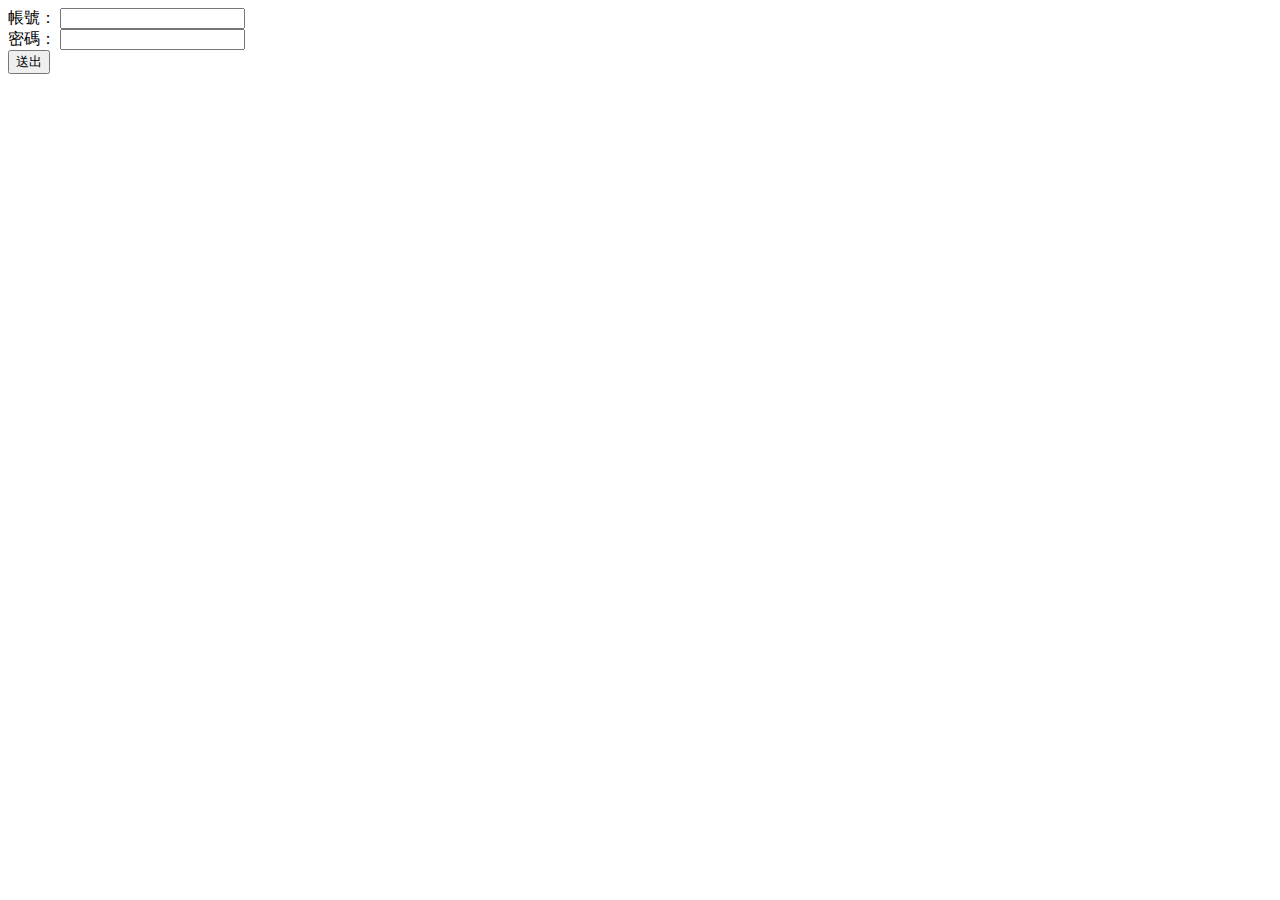
<file: ajax-json/ajax-json/index.html>
<!DOCTYPE html>
<html lang="en">
<head>
    <meta charset="UTF-8">
    <meta name="viewport" content="width=device-width, initial-scale=1.0">
    <meta http-equiv="X-UA-Compatible" content="ie=edge">
    <title>Document</title>
    
</head>
<body>

          <!--   後面接參數，?，連接多個內容時，會用 &   -->
    <!--index.html?account=gonsakon%40gmail.com&password=nba45678-->

  <form action="index.html">
    帳號：
    <input type="text" name="account">
    <br>
    密碼：
    <input type="password" name="password">
    <br>
    <input type="submit" value="送出">
  </form>

    
    <script src="all.js"></script>
</body>
</html>
</file>
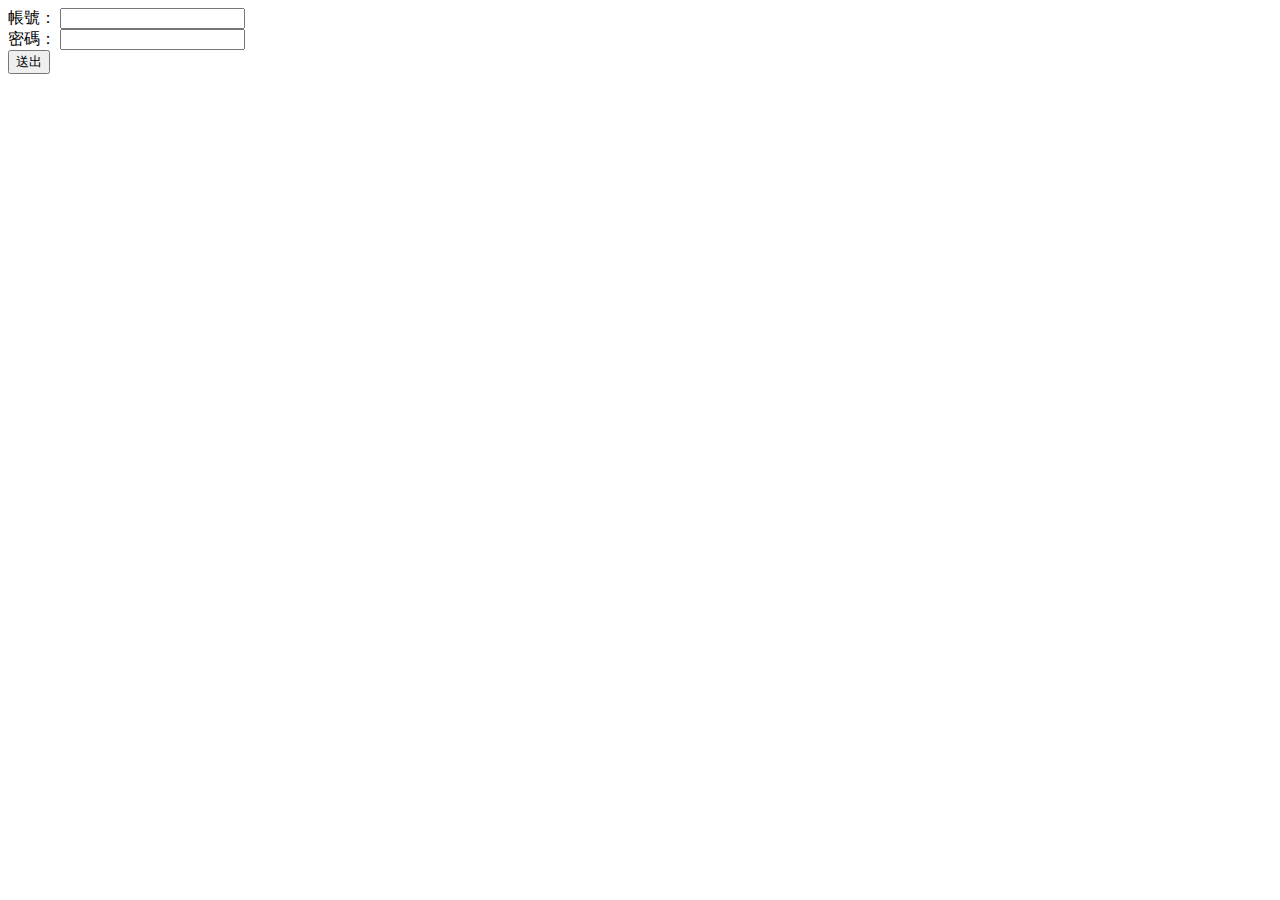
<file: ajax-postJsonDemo/ajax-postJsonDemo/index.html>
<!DOCTYPE html>
<html lang="en">
<head>
    <meta charset="UTF-8">
    <meta name="viewport" content="width=device-width, initial-scale=1.0">
    <meta http-equiv="X-UA-Compatible" content="ie=edge">
    <title>Document</title>
    
</head>
<body>
    帳號：
    <input type="text" class="account">
    <br>
    密碼：
    <input type="password" class="password">
    <br>
    <input type="button" class="send" value="送出">
    <script src="all.js"></script>
</body>
</html>
</file>
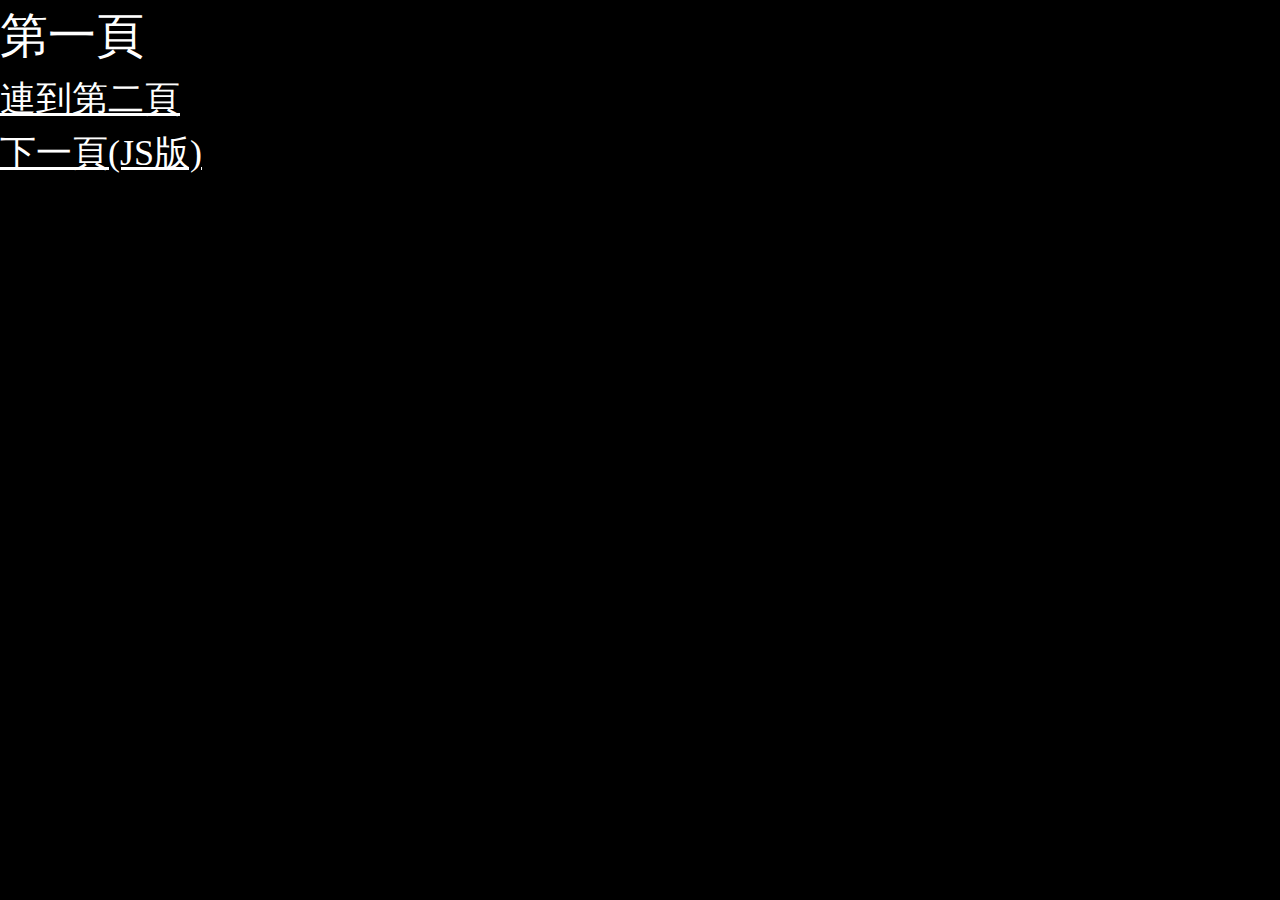
<file: js-browser-why/js-browser-why/index.html>
<!DOCTYPE html>
<html lang="en">
<head>
    <meta charset="UTF-8">
    <meta name="viewport" content="width=device-width, initial-scale=1.0">
    <meta http-equiv="X-UA-Compatible" content="ie=edge">
    <link rel="stylesheet" href="css/style.css">
    <title>Document</title>
</head>
<body>
    <h1>第一頁</h1>
   <a href="b.html">連到第二頁</a>
   <br>
   <a href="#" id="next">下一頁(JS版)</a>

   <script>
        document.getElementById('next').onclick = function () {
            window.history.forward();
        }
    </script>
</body>
</html>
</file>
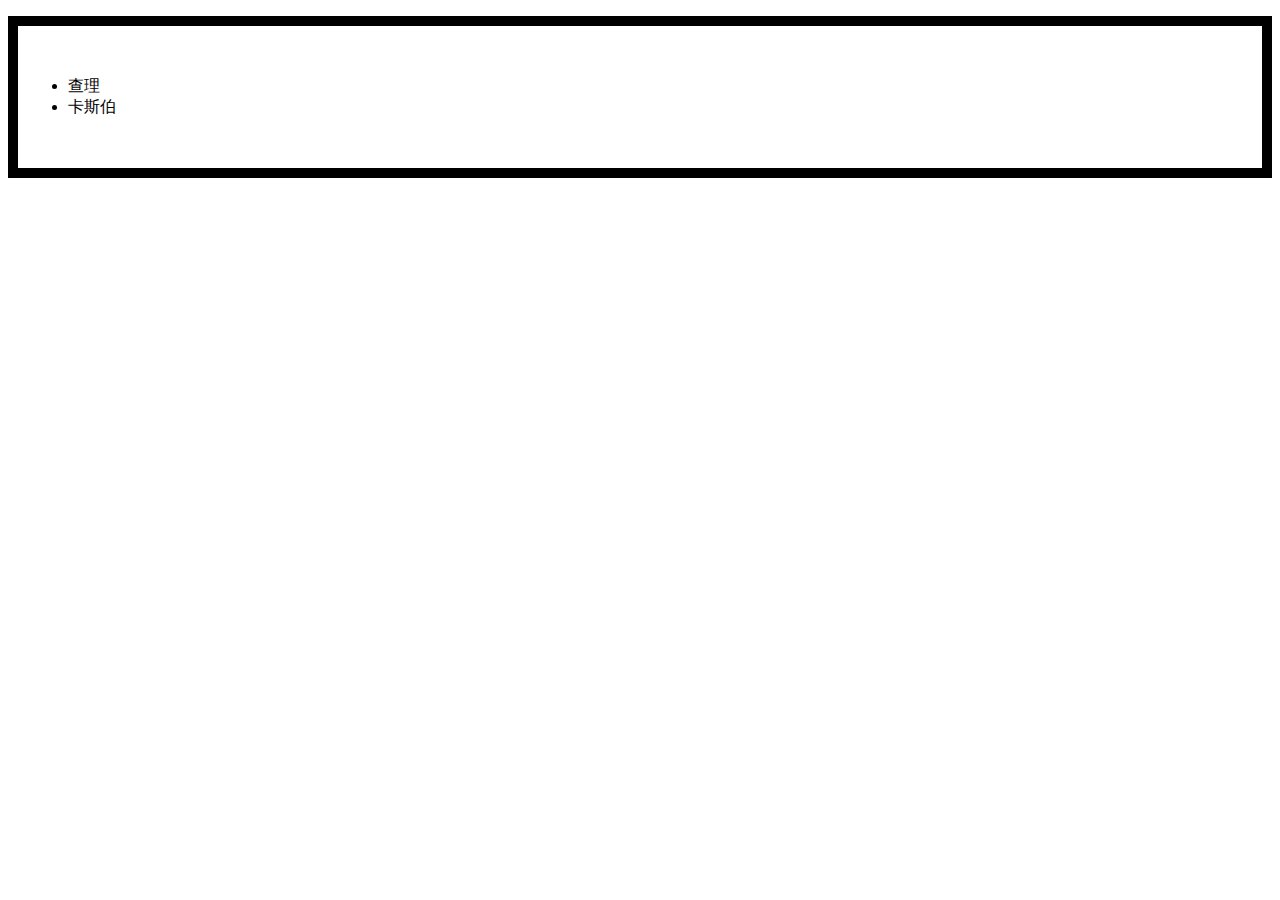
<file: js-event-area/js-event-area/index.html>
<!DOCTYPE html>
<html lang="en">
<head>
    <meta charset="UTF-8">
    <meta name="viewport" content="width=device-width, initial-scale=1.0">
    <meta http-equiv="X-UA-Compatible" content="ie=edge">
    <title>Document</title>
    <style>
        .list{
            padding:50px;
            border: 10px solid #000;
        }
        a{
            color:#fff;
        }
    </style>
</head>
<body>
    <ul style="" class="list">
        <li>查理</li>
        <li>卡斯伯</li>
    </ul>
     
    <script src="js/all.js"></script>
</body>
</html>
</file>
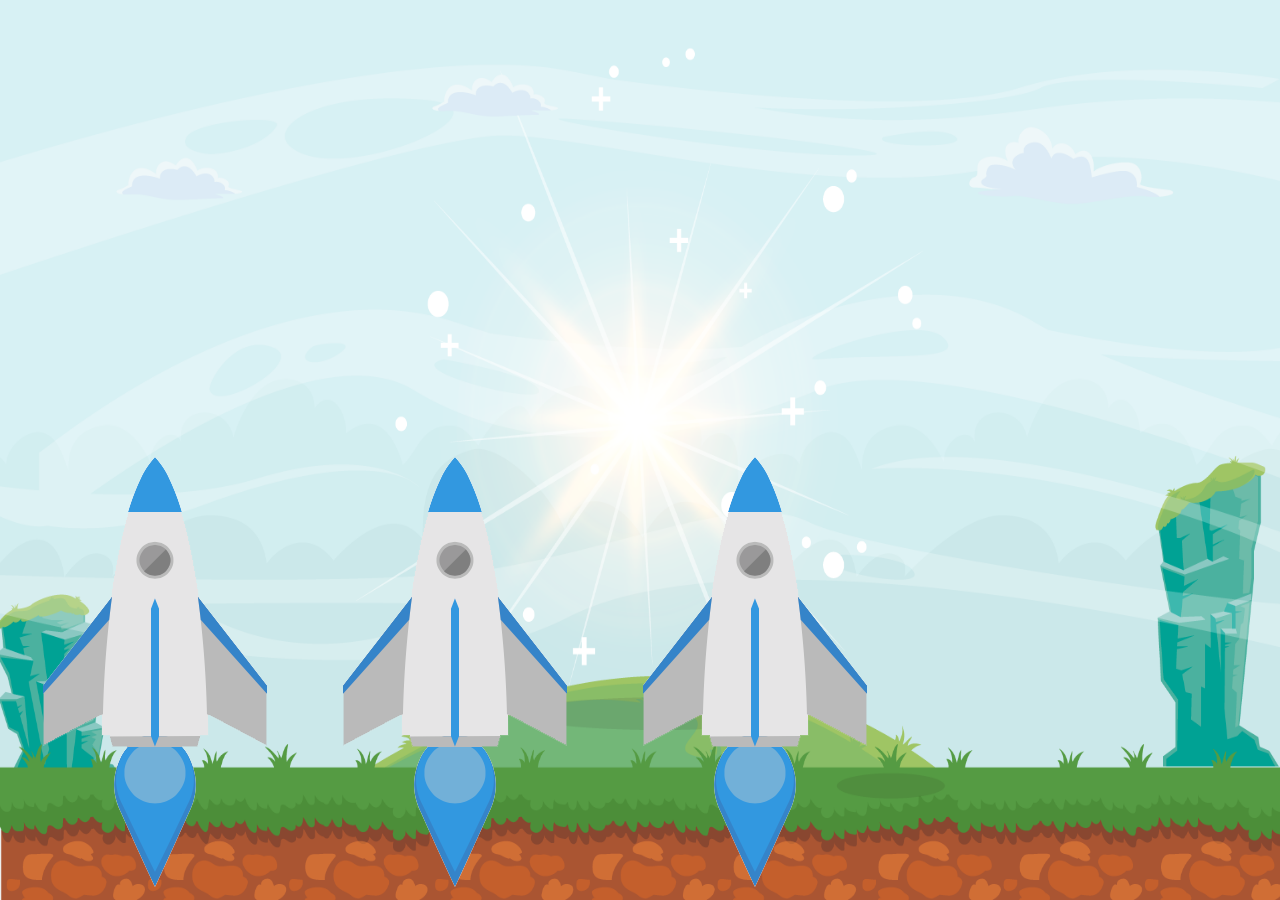
<file: js-event-keycode/js-event-keycode/index.html>
<!DOCTYPE html>
<html lang="en">
<head>
    <meta charset="UTF-8">
    <meta name="viewport" content="width=device-width, initial-scale=1.0">
    <meta http-equiv="X-UA-Compatible" content="ie=edge">
    <title>Document</title>
    <link rel="stylesheet" href="css/all.css">
</head>
<body>
    <div class="map"></div>
    <img class="rocket rocket-1" src="img/rocket.png" >
    <img class="rocket rocket-2" src="img/rocket.png" >
    <img class="rocket rocket-3" src="img/rocket.png" >
    <script src="js/all.js"></script>
</body>
</html>
</file>
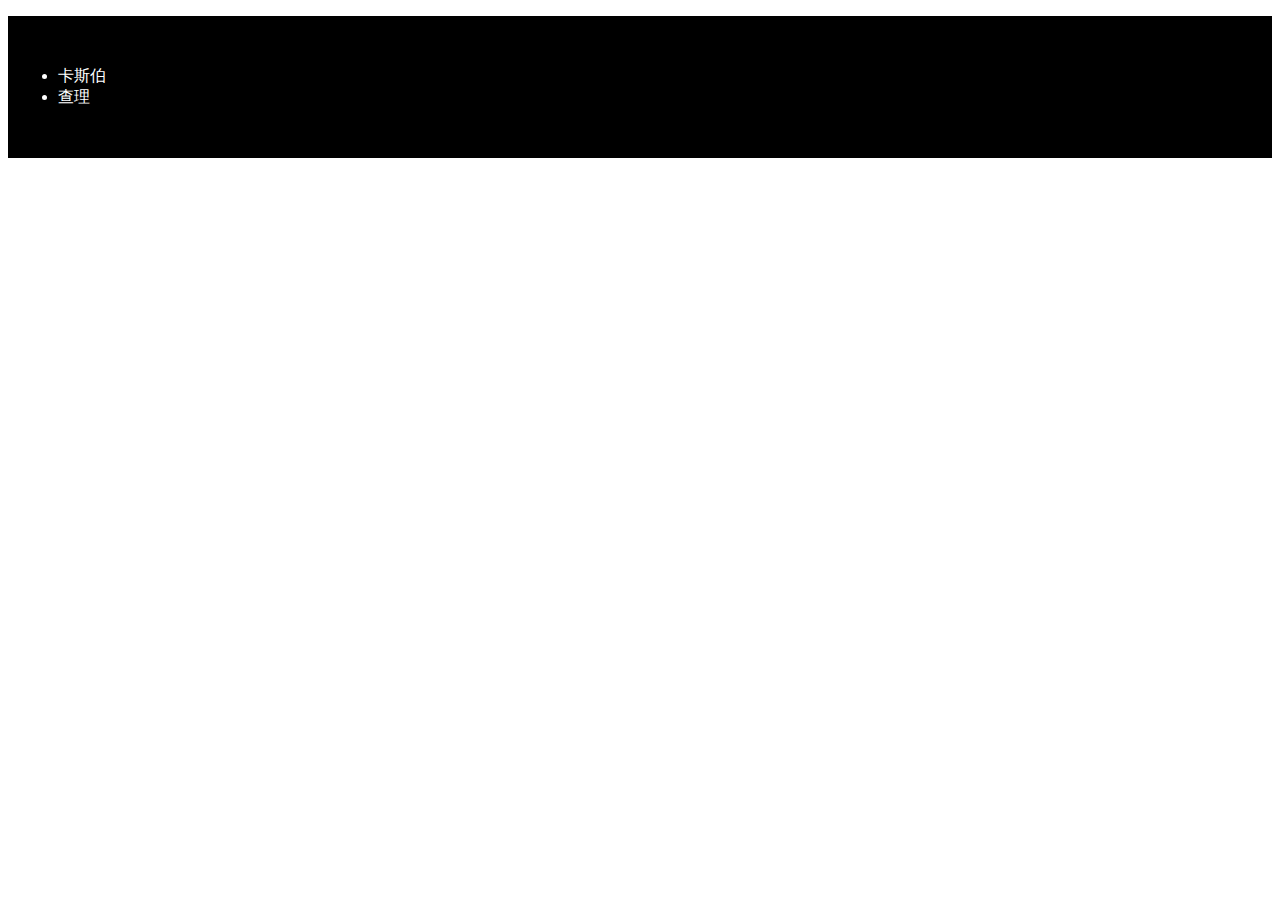
<file: js-localstorage-array-dataset/js-localstorage-array-dataset/index.html>
<!DOCTYPE html>
<html lang="en">
<head>
    <meta charset="UTF-8">
    <meta name="viewport" content="width=device-width, initial-scale=1.0">
    <meta http-equiv="X-UA-Compatible" content="ie=edge">
    <title>Document</title>
</head>
<body>
    <ul style="padding:50px;background:#000;color:#fff" class="list"></ul>
     
    <script src="js/all.js"></script>
</body>
</html>
</file>
<file: js-browser-why/js-browser-why/css/style.css>
/* http://meyerweb.com/eric/tools/css/reset/ 
   v2.0 | 20110126
   License: none (public domain)
*/

html, body, div, span, applet, object, iframe,
h1, h2, h3, h4, h5, h6, p, blockquote, pre,
a, abbr, acronym, address, big, cite, code,
del, dfn, em, img, ins, kbd, q, s, samp,
small, strike, strong, sub, sup, tt, var,
b, u, i, center,
dl, dt, dd, ol, ul, li,
fieldset, form, label, legend,
table, caption, tbody, tfoot, thead, tr, th, td,
article, aside, canvas, details, embed, 
figure, figcaption, footer, header, hgroup, 
menu, nav, output, ruby, section, summary,
time, mark, audio, video {
	margin: 0;
	padding: 0;
	border: 0;
	font-size: 100%;
	font: inherit;
	vertical-align: baseline;
}
/* HTML5 display-role reset for older browsers */
article, aside, details, figcaption, figure, 
footer, header, hgroup, menu, nav, section {
	display: block;
}
body {
	line-height: 1;
}
ol, ul {
	list-style: none;
}
blockquote, q {
	quotes: none;
}
blockquote:before, blockquote:after,
q:before, q:after {
	content: '';
	content: none;
}
table {
	border-collapse: collapse;
	border-spacing: 0;
}
html{
    background: #000;
    font-family: MicrosoftJhengHeiRegular;
}
*,*:before,*:after{
    box-sizing: border-box;
}
.wrap{
    background: url(../images/desktop.png) 50% 50%;
    max-width: 1049px;
    height: 420px;
    margin: 200px auto;
    padding-top: 50px;
}
.wrap-inner{
    background: rgba(0,0,0,.65);
    margin: 0 auto;
    width: 600px;
    color: #fff;
    padding: 50px;
}
.wrap-inner h1{
    text-align: center;
    font-size: 36px;
    margin-bottom: .5em;
}
.wrap-inner p{
    font-size: 16px;
    line-height: 24px;
}
.wrap-inner .tag{
    color: yellow
}
.wrap-inner input[type=text]{
    width: 30px;
}
body{
    line-height: 1.5
}
h1{
    font-size: 48px;
    color: #fff
}
a{
    font-size: 36px;
    color: #fff
}
</file>
<file: js-event-keycode/js-event-keycode/css/all.css>
/* http://meyerweb.com/eric/tools/css/reset/ 
   v2.0 | 20110126
   License: none (public domain)
*/

html, body, div, span, applet, object, iframe,
h1, h2, h3, h4, h5, h6, p, blockquote, pre,
a, abbr, acronym, address, big, cite, code,
del, dfn, em, img, ins, kbd, q, s, samp,
small, strike, strong, sub, sup, tt, var,
b, u, i, center,
dl, dt, dd, ol, ul, li,
fieldset, form, label, legend,
table, caption, tbody, tfoot, thead, tr, th, td,
article, aside, canvas, details, embed, 
figure, figcaption, footer, header, hgroup, 
menu, nav, output, ruby, section, summary,
time, mark, audio, video {
	margin: 0;
	padding: 0;
	border: 0;
	font-size: 100%;
	font: inherit;
	vertical-align: baseline;
}
/* HTML5 display-role reset for older browsers */
article, aside, details, figcaption, figure, 
footer, header, hgroup, menu, nav, section {
	display: block;
}
body {
	line-height: 1;
}
ol, ul {
	list-style: none;
}
blockquote, q {
	quotes: none;
}
blockquote:before, blockquote:after,
q:before, q:after {
	content: '';
	content: none;
}
table {
	border-collapse: collapse;
	border-spacing: 0;
}

html{
    height: 100%;
    
}
body{
    background-image: url('../img/map.png');
    background-repeat: no-repeat;
    background-size: 100% 100%;
    background-position: bottom ;
}
.rocket{
    position: absolute;
    bottom: 0;
    transition: all 1s cubic-bezier(1, 0.08, 0, 1.19);
    /*ease、linear、ease-in、ease-out、ease-in-out*/
}
.rocket-1{
    left: 30px;
}
.rocket-2{
    left: 330px;
}
.rocket-3{
    left: 630px;
}
</file>
